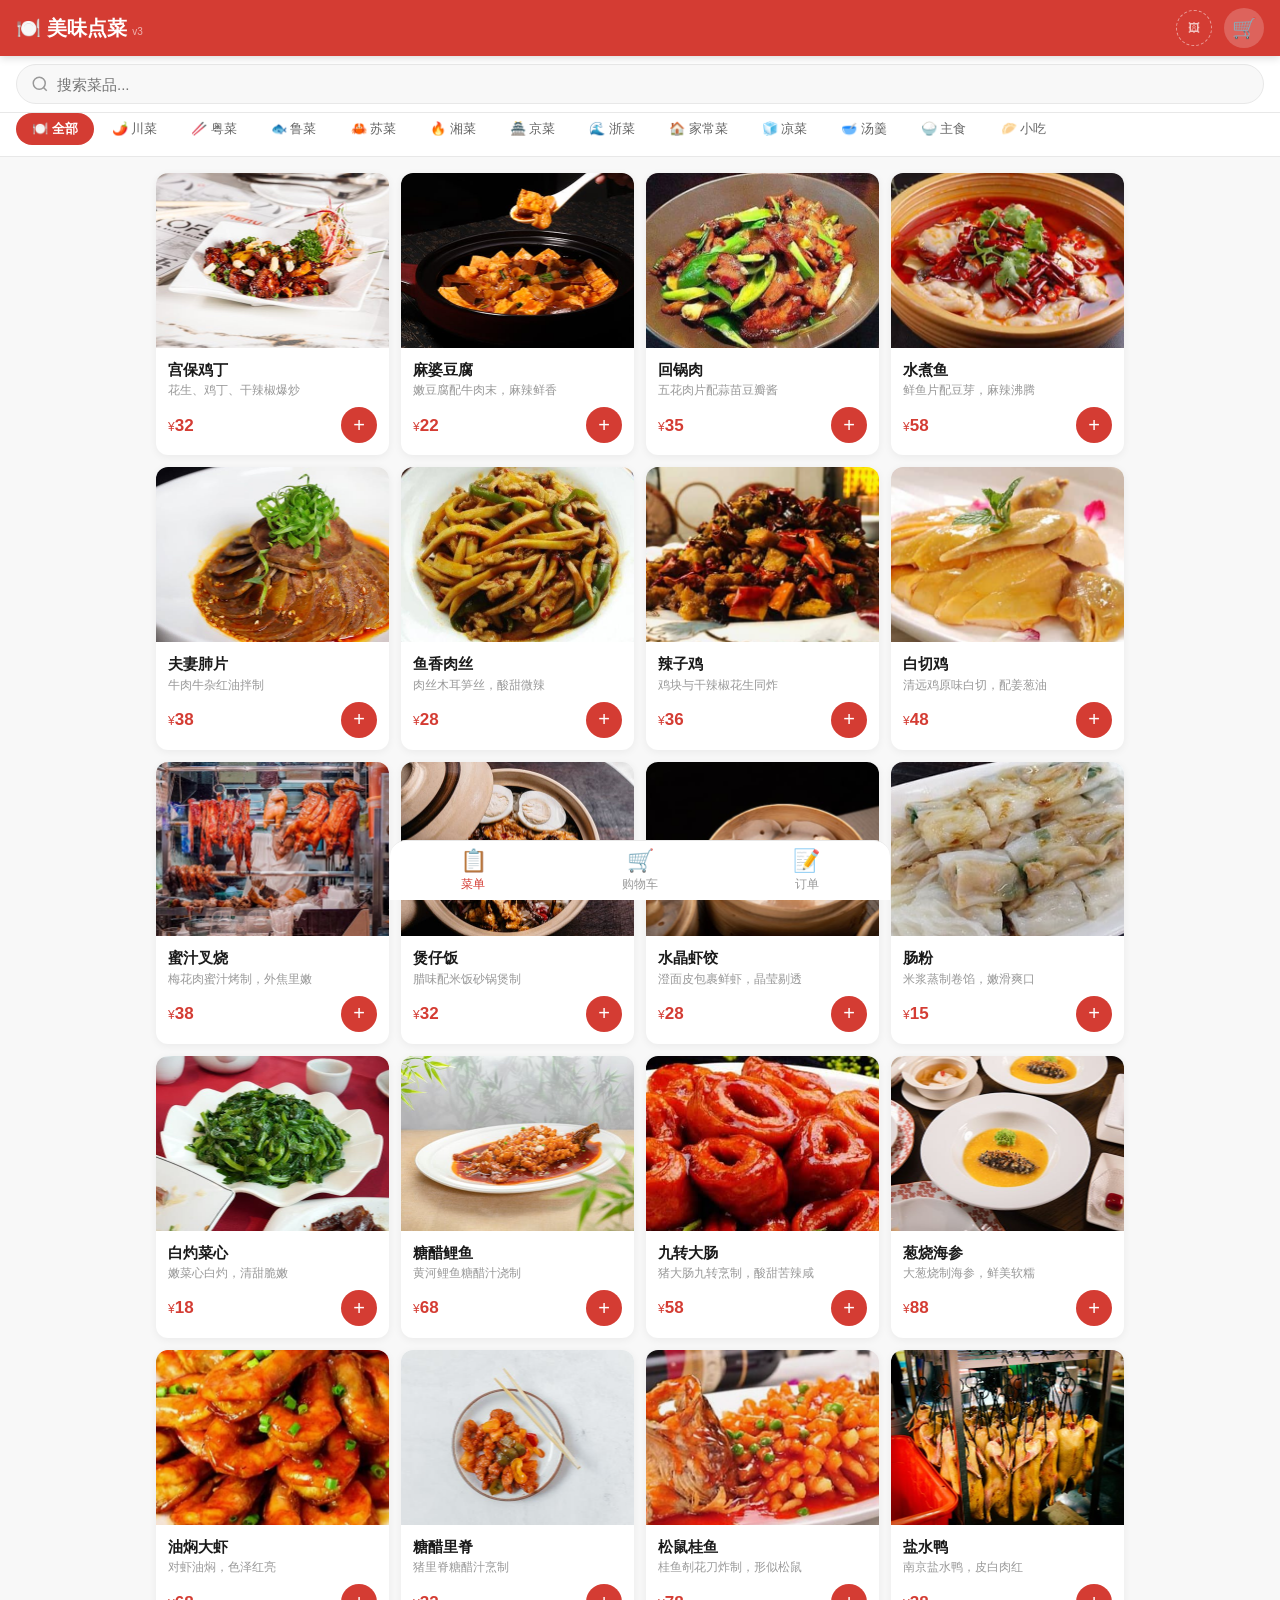
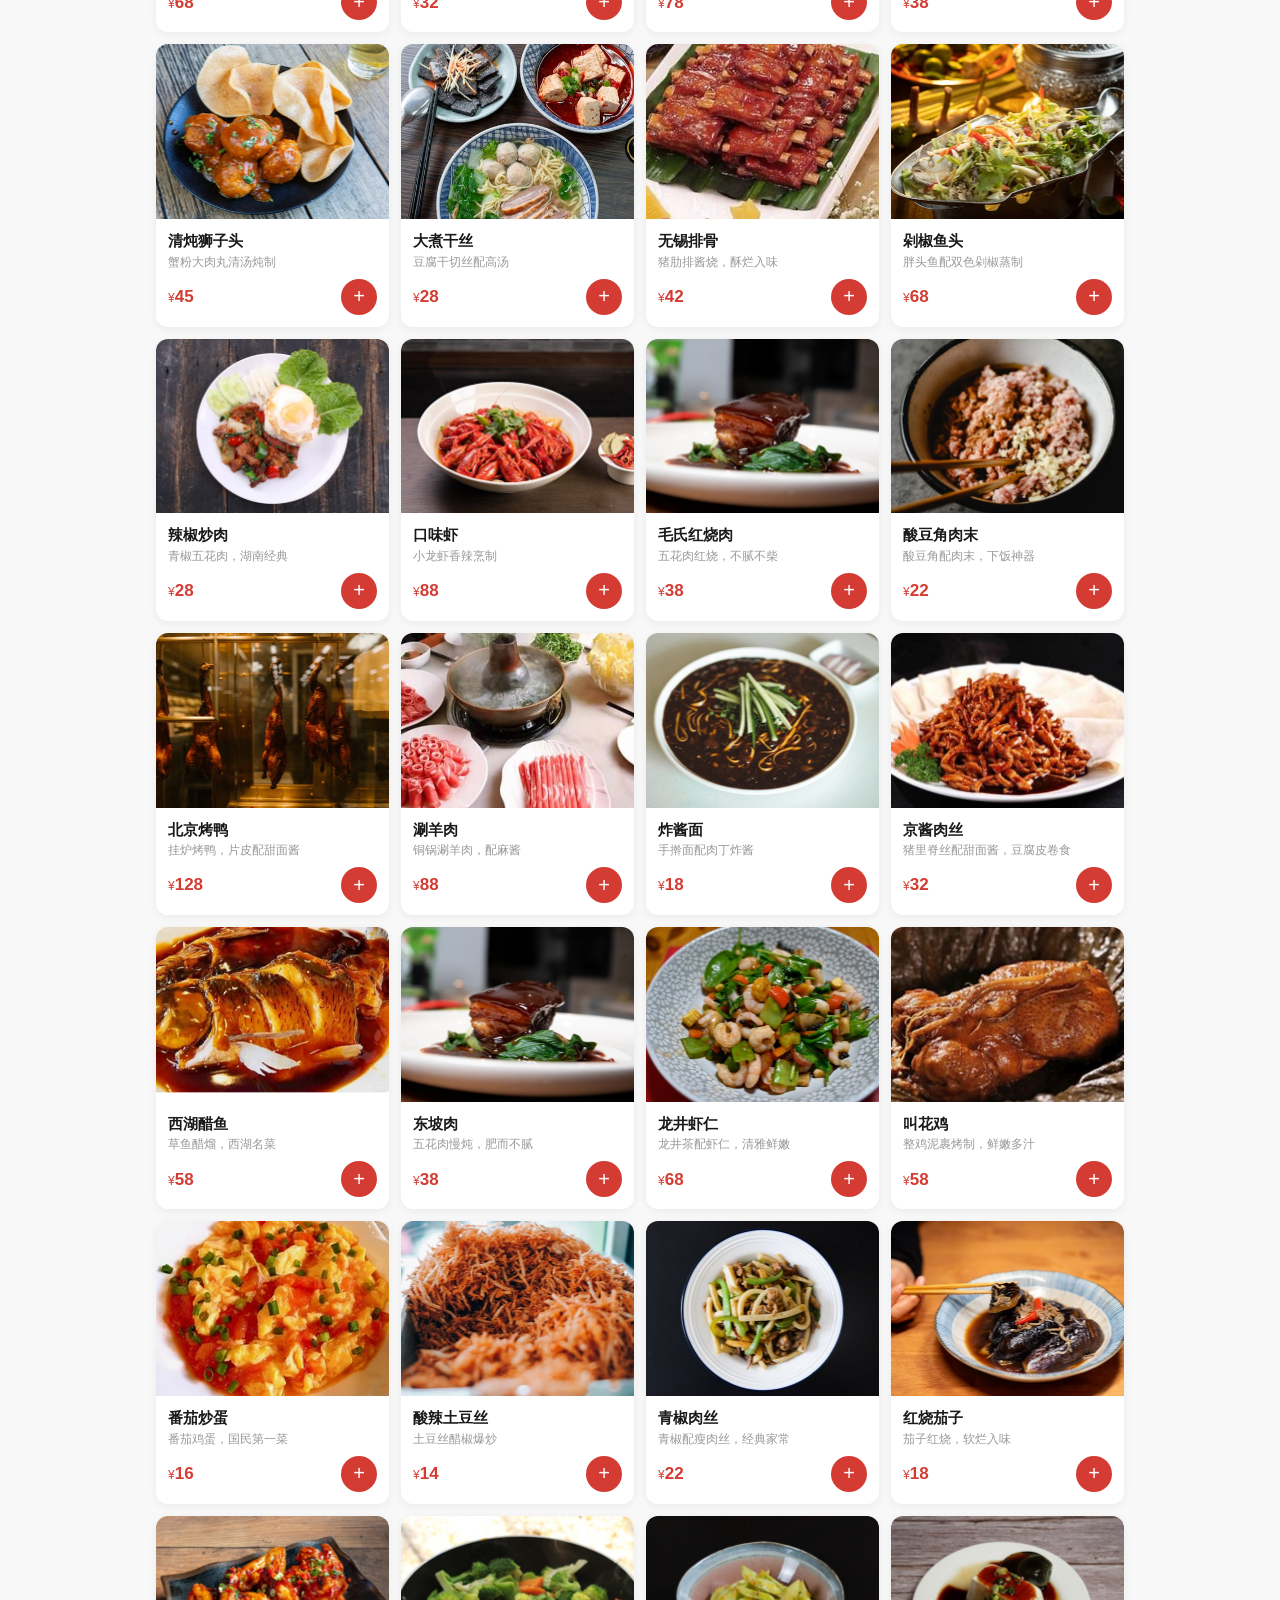
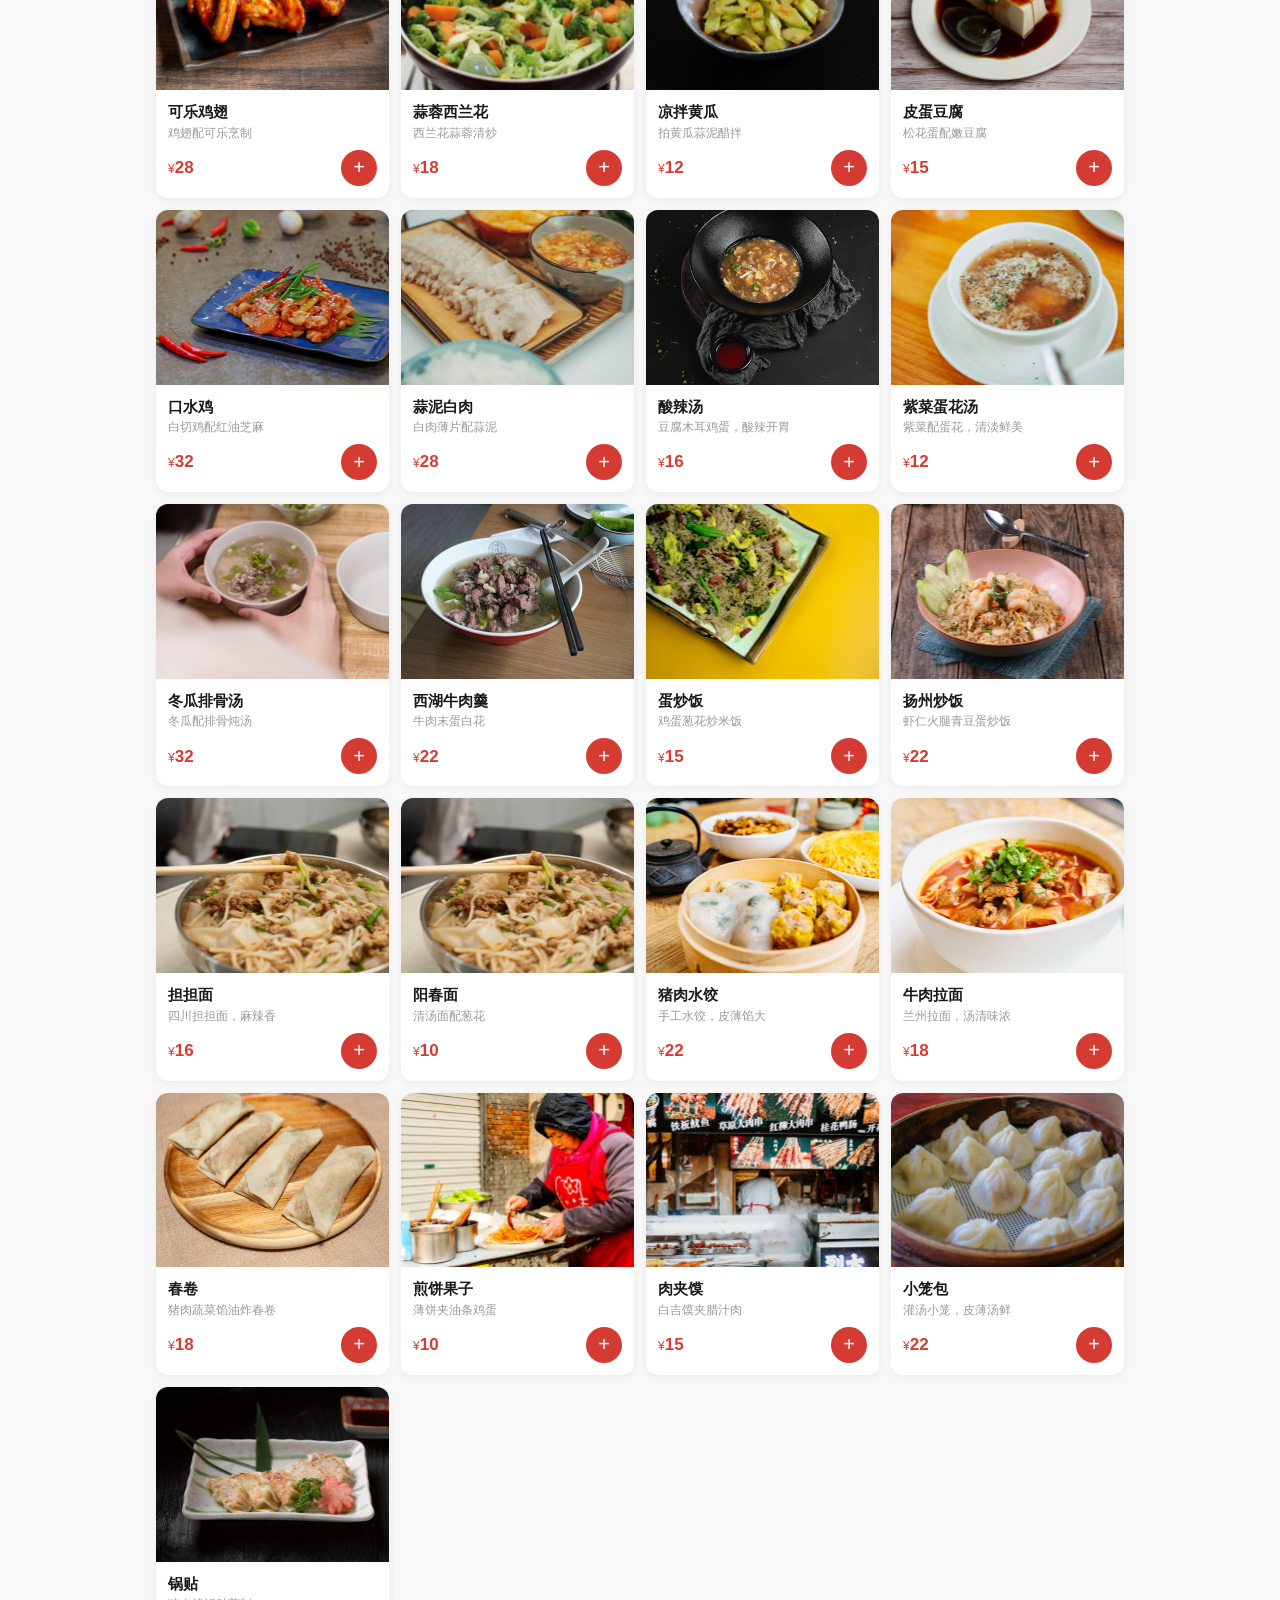
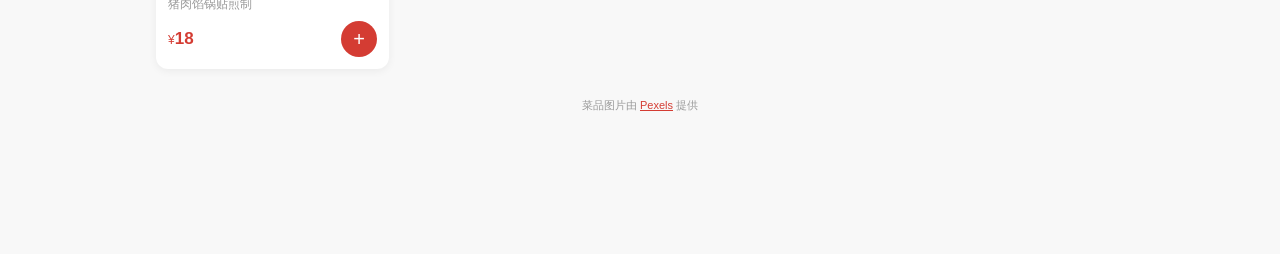
<file: order-app.html>
<!DOCTYPE html>
<html lang="zh-CN">
<head>
<meta charset="UTF-8">
<meta http-equiv="Cache-Control" content="no-cache, no-store, must-revalidate">
<meta http-equiv="Pragma" content="no-cache">
<meta http-equiv="Expires" content="0">
<meta name="viewport" content="width=device-width,initial-scale=1,user-scalable=no">
<title>美味点菜 — 中华美食菜谱</title>
<style>
/* ===== CSS Variables / Design Tokens ===== */
:root {
  --color-primary: #d43c33;
  --color-primary-hover: #b8322b;
  --color-primary-light: #fef0ef;
  --color-bg: #f8f8f8;
  --color-surface: #ffffff;
  --color-text: #1a1a1a;
  --color-text-secondary: #666666;
  --color-text-muted: #999999;
  --color-border: #e8e8e8;
  --color-success: #52c41a;
  --color-warning: #faad14;
  --color-error: #ff4d4f;
  --radius-sm: 6px;
  --radius-md: 12px;
  --radius-lg: 16px;
  --radius-full: 9999px;
  --shadow-card: 0 2px 8px rgba(0,0,0,0.06);
  --shadow-elevated: 0 4px 16px rgba(0,0,0,0.12);
  --shadow-fab: 0 6px 20px rgba(212,60,51,0.35);
  --space-xs: 4px;
  --space-sm: 8px;
  --space-md: 12px;
  --space-lg: 16px;
  --space-xl: 20px;
  --space-2xl: 24px;
  --font-xs: 0.75rem;
  --font-sm: 0.8125rem;
  --font-base: 0.9375rem;
  --font-lg: 1.0625rem;
  --font-xl: 1.25rem;
  --font-2xl: 1.5rem;
  --header-height: 56px;
  --category-bar-height: 44px;
  --bottom-nav-height: 60px;
  --cart-bar-height: 56px;
  --transition-fast: 150ms ease;
  --transition-normal: 250ms ease;
}

/* ===== Reset & Base ===== */
*, *::before, *::after { box-sizing:border-box; margin:0; padding:0; }
html { font-size:16px; -webkit-text-size-adjust:100%; scroll-behavior:smooth; }
body {
  font-family:-apple-system,BlinkMacSystemFont,"Segoe UI","PingFang SC","Microsoft YaHei","Hiragino Sans GB","Helvetica Neue",sans-serif;
  background:var(--color-bg); color:var(--color-text); line-height:1.5;
  -webkit-font-smoothing:antialiased; overflow-x:hidden;
  padding-bottom:calc(var(--bottom-nav-height) + var(--cart-bar-height) + env(safe-area-inset-bottom, 0px));
}

/* ===== Reduced Motion ===== */
@media (prefers-reduced-motion:reduce) {
  *, *::before, *::after {
    animation-duration:0.01ms !important; transition-duration:0.01ms !important;
  }
}

/* ===== Header ===== */
.header {
  position:sticky; top:0; z-index:100; background:var(--color-primary);
  color:#fff; height:var(--header-height); display:flex; align-items:center;
  padding:0 var(--space-lg); gap:var(--space-md);
  padding-top:env(safe-area-inset-top, 0px);
  box-shadow:0 2px 8px rgba(0,0,0,0.15);
}
.header-title { font-size:var(--font-xl); font-weight:700; flex:1; }
.header-cart-btn {
  position:relative; width:40px; height:40px; border-radius:var(--radius-full);
  border:none; background:rgba(255,255,255,0.2); color:#fff; font-size:1.25rem;
  cursor:pointer; display:flex; align-items:center; justify-content:center;
  transition:background var(--transition-fast);
}
.header-cart-btn:hover { background:rgba(255,255,255,0.3); }
.header-cart-btn:focus-visible { outline:2px solid #fff; outline-offset:2px; }
.cart-badge {
  position:absolute; top:-4px; right:-6px; min-width:18px; height:18px;
  border-radius:var(--radius-full); background:#fff; color:var(--color-primary);
  font-size:var(--font-xs); font-weight:700; display:flex; align-items:center;
  justify-content:center; padding:0 5px; box-shadow:0 1px 3px rgba(0,0,0,0.2);
}

/* ===== Search Bar ===== */
.search-wrap {
  position:sticky; top:var(--header-height); z-index:99; background:var(--color-surface);
  padding:var(--space-sm) var(--space-lg); border-bottom:1px solid var(--color-border);
}
.search-input {
  width:100%; height:40px; border-radius:var(--radius-full); border:1px solid var(--color-border);
  background:var(--color-bg); padding:0 var(--space-lg) 0 40px; font-size:var(--font-base);
  outline:none; transition:border-color var(--transition-fast), box-shadow var(--transition-fast);
  background-image:url("data:image/svg+xml,%3Csvg xmlns='http://www.w3.org/2000/svg' width='18' height='18' viewBox='0 0 24 24' fill='none' stroke='%23999' stroke-width='2'%3E%3Ccircle cx='11' cy='11' r='8'/%3E%3Cpath d='m21 21-4.35-4.35'/%3E%3C/svg%3E");
  background-repeat:no-repeat; background-position:14px center;
}
.search-input:focus { border-color:var(--color-primary); box-shadow:0 0 0 3px rgba(212,60,51,0.15); }

/* ===== Category Bar ===== */
.category-bar {
  position:sticky; top:calc(var(--header-height) + 52px); z-index:98;
  background:var(--color-surface); border-bottom:1px solid var(--color-border);
  height:var(--category-bar-height); display:flex; overflow-x:auto; gap:2px;
  padding:0 var(--space-lg); scrollbar-width:none; -ms-overflow-style:none;
}
.category-bar::-webkit-scrollbar { display:none; }
.cat-chip {
  flex-shrink:0; height:32px; padding:0 var(--space-lg); border-radius:var(--radius-full);
  border:none; background:transparent; color:var(--color-text-secondary); font-size:var(--font-sm);
  font-weight:500; cursor:pointer; white-space:nowrap; transition:all var(--transition-fast);
  min-width:44px; display:flex; align-items:center; justify-content:center;
}
.cat-chip:hover { background:var(--color-bg); color:var(--color-text); }
.cat-chip:focus-visible { outline:2px solid var(--color-primary); outline-offset:-2px; }
.cat-chip.active { background:var(--color-primary); color:#fff; font-weight:600; }

/* ===== Dish Grid ===== */
.dish-grid {
  display:grid; grid-template-columns:repeat(auto-fill, minmax(160px, 1fr));
  gap:var(--space-md); padding:var(--space-lg);
}
@media (min-width:600px) { .dish-grid { grid-template-columns:repeat(auto-fill, minmax(180px, 1fr)); } }
@media (min-width:900px) { .dish-grid { grid-template-columns:repeat(auto-fill, minmax(200px, 1fr)); max-width:1000px; margin:0 auto; } }

/* ===== Dish Card ===== */
.dish-card {
  background:var(--color-surface); border-radius:var(--radius-md);
  overflow:hidden; box-shadow:var(--shadow-card);
  transition:box-shadow var(--transition-normal), transform var(--transition-normal);
  display:flex; flex-direction:column; position:relative;
}
.dish-card:hover { box-shadow:var(--shadow-elevated); transform:translateY(-2px); }
.dish-card:focus-within { box-shadow:0 0 0 3px rgba(212,60,51,0.3); }
.dish-img {
  width:100%; aspect-ratio:4/3; display:flex; flex-direction:column;
  align-items:center; justify-content:center; gap:8px;
  background:linear-gradient(135deg, #f0f0f0 0%, #e0e0e0 100%);
  position:relative; overflow:hidden;
}
.dish-img-fallback {
  position:absolute; top:0; left:0; width:100%; height:100%;
}
.dish-img-emoji { font-size:2.5rem; filter:drop-shadow(0 2px 4px rgba(0,0,0,0.2)); }
.dish-img-name { font-size:var(--font-sm); color:rgba(255,255,255,0.9); font-weight:600; text-shadow:0 1px 3px rgba(0,0,0,0.3); }
/* Edit mode */
.edit-toggle { width:36px;height:36px;border-radius:50%;border:1.5px dashed rgba(255,255,255,0.5);background:transparent;color:rgba(255,255,255,0.7);font-size:0.75rem;cursor:pointer;display:flex;align-items:center;justify-content:center;transition:all var(--transition-fast);margin-left:4px; }
.edit-toggle:hover,.edit-toggle.active { border-color:#fff;color:#fff;background:rgba(255,255,255,0.15); }
.dish-img-edit-overlay { position:absolute;top:0;left:0;width:100%;height:100%;background:rgba(0,0,0,0.55);display:none;flex-direction:column;align-items:center;justify-content:center;gap:8px;z-index:2; }
.edit-mode .dish-img-edit-overlay { display:flex; }
.dish-img-edit-input { width:85%;height:32px;border-radius:6px;border:none;padding:0 8px;font-size:12px;text-align:center;background:rgba(255,255,255,0.95); }
.dish-img-edit-actions { display:flex;gap:8px; }
.dish-img-edit-btn { padding:4px 12px;border-radius:14px;border:none;font-size:12px;font-weight:600;cursor:pointer; }
.dish-img-edit-save { background:#52c41a;color:#fff; }
.dish-img-edit-reset { background:rgba(255,255,255,0.85);color:#333; }
.dish-img-upload-btn { display:inline-block;padding:4px 14px;border-radius:14px;background:rgba(255,255,255,0.2);color:#fff;font-size:12px;cursor:pointer;border:none;font-weight:500;transition:background var(--transition-fast); }
.dish-img-upload-btn:hover { background:rgba(255,255,255,0.35); }
.dish-body { padding:var(--space-md); flex:1; display:flex; flex-direction:column; }
.dish-name { font-size:var(--font-base); font-weight:600; margin-bottom:2px; line-height:1.3; }
.dish-desc { font-size:var(--font-xs); color:var(--color-text-muted); margin-bottom:var(--space-sm); flex:1; }
.dish-bottom { display:flex; align-items:center; justify-content:space-between; }
.dish-price { font-size:var(--font-lg); font-weight:700; color:var(--color-primary); }
.dish-price small { font-size:var(--font-xs); font-weight:400; }
.add-btn {
  width:36px; height:36px; border-radius:var(--radius-full); border:none;
  background:var(--color-primary); color:#fff; font-size:1.25rem; cursor:pointer;
  display:flex; align-items:center; justify-content:center;
  transition:background var(--transition-fast), transform var(--transition-fast);
  flex-shrink:0;
}
.add-btn:hover { background:var(--color-primary-hover); }
.add-btn:focus-visible { outline:2px solid var(--color-primary); outline-offset:2px; }
.add-btn:active { transform:scale(0.92); }
.add-btn.added { background:var(--color-success); }

/* ===== Cart Bar (sticky bottom above nav) ===== */
.cart-bar {
  position:fixed; bottom:var(--bottom-nav-height); left:0; right:0; z-index:90;
  background:var(--color-surface); border-top:1px solid var(--color-border);
  height:var(--cart-bar-height); display:flex; align-items:center;
  padding:0 var(--space-lg); gap:var(--space-md);
  box-shadow:0 -2px 8px rgba(0,0,0,0.04);
  padding-bottom:env(safe-area-inset-bottom, 0px);
  transition:transform var(--transition-normal), opacity var(--transition-normal);
}
.cart-bar.hidden { transform:translateY(100%); opacity:0; pointer-events:none; }
.cart-info { flex:1; }
.cart-info-top { display:flex; align-items:center; gap:var(--space-sm); }
.cart-count {
  background:var(--color-primary); color:#fff; font-size:var(--font-xs); font-weight:700;
  min-width:20px; height:20px; border-radius:var(--radius-full); display:flex;
  align-items:center; justify-content:center; padding:0 4px;
}
.cart-total { font-size:var(--font-lg); font-weight:700; color:var(--color-primary); }
.cart-info-sub { font-size:var(--font-xs); color:var(--color-text-muted); }
.cart-checkout-btn {
  height:40px; padding:0 var(--space-xl); border-radius:var(--radius-full);
  border:none; background:var(--color-primary); color:#fff; font-size:var(--font-base);
  font-weight:600; cursor:pointer; transition:background var(--transition-fast);
  white-space:nowrap;
}
.cart-checkout-btn:hover { background:var(--color-primary-hover); }
.cart-checkout-btn:focus-visible { outline:2px solid var(--color-primary); outline-offset:2px; }
.cart-checkout-btn:disabled { opacity:0.5; cursor:not-allowed; }

/* ===== Bottom Nav ===== */
.bottom-nav {
  position:fixed; bottom:0; left:0; right:0; z-index:95;
  background:var(--color-surface); border-top:1px solid var(--color-border);
  height:var(--bottom-nav-height); display:flex;
  padding-bottom:env(safe-area-inset-bottom, 0px);
}
.nav-item {
  flex:1; display:flex; flex-direction:column; align-items:center; justify-content:center;
  gap:2px; border:none; background:transparent; cursor:pointer; color:var(--color-text-muted);
  font-size:var(--font-xs); transition:color var(--transition-fast); min-height:44px;
}
.nav-item:hover { color:var(--color-text-secondary); }
.nav-item:focus-visible { outline:2px solid var(--color-primary); outline-offset:-2px; border-radius:var(--radius-sm); }
.nav-item.active { color:var(--color-primary); }
.nav-icon { font-size:1.375rem; }

/* ===== Cart Sheet (slide-up modal) ===== */
.overlay {
  position:fixed; inset:0; z-index:200; background:rgba(0,0,0,0.4);
  display:flex; align-items:flex-end; justify-content:center;
  opacity:0; pointer-events:none; transition:opacity var(--transition-normal);
}
.overlay.open { opacity:1; pointer-events:auto; }
.cart-sheet {
  width:100%; max-width:500px; max-height:70vh; background:var(--color-surface);
  border-radius:var(--radius-lg) var(--radius-lg) 0 0; display:flex; flex-direction:column;
  transform:translateY(100%); transition:transform var(--transition-normal);
  padding-bottom:env(safe-area-inset-bottom, 0px);
}
.overlay.open .cart-sheet { transform:translateY(0); }
.cart-sheet-header {
  display:flex; align-items:center; justify-content:space-between;
  padding:var(--space-lg) var(--space-xl); border-bottom:1px solid var(--color-border);
}
.cart-sheet-title { font-size:var(--font-xl); font-weight:700; }
.cart-clear-btn {
  background:none; border:none; color:var(--color-text-muted); font-size:var(--font-sm);
  cursor:pointer; padding:var(--space-sm); border-radius:var(--radius-sm);
}
.cart-clear-btn:hover { color:var(--color-error); }
.cart-sheet-body { flex:1; overflow-y:auto; padding:var(--space-lg); }
.cart-empty { text-align:center; padding:var(--space-2xl); color:var(--color-text-muted); }
.cart-empty-icon { font-size:3rem; display:block; margin-bottom:var(--space-md); }
.cart-item {
  display:flex; align-items:center; gap:var(--space-md); padding:var(--space-md) 0;
  border-bottom:1px solid var(--color-border);
}
.cart-item-img {
  width:52px; height:52px; border-radius:var(--radius-sm); object-fit:cover;
  flex-shrink:0; background:var(--color-bg);
}
.cart-item-info { flex:1; min-width:0; }
.cart-item-name { font-size:var(--font-base); font-weight:600; white-space:nowrap; overflow:hidden; text-overflow:ellipsis; }
.cart-item-price { font-size:var(--font-sm); color:var(--color-primary); font-weight:600; }
.cart-item-qty { display:flex; align-items:center; gap:var(--space-sm); }
.qty-btn {
  width:32px; height:32px; border-radius:var(--radius-full); border:1px solid var(--color-border);
  background:var(--color-surface); font-size:1.1rem; cursor:pointer; display:flex;
  align-items:center; justify-content:center; transition:all var(--transition-fast);
}
.qty-btn:hover { border-color:var(--color-primary); color:var(--color-primary); }
.qty-btn:focus-visible { outline:2px solid var(--color-primary); outline-offset:2px; }
.qty-val { font-size:var(--font-base); font-weight:600; min-width:20px; text-align:center; }
.cart-sheet-footer {
  padding:var(--space-lg) var(--space-xl); border-top:1px solid var(--color-border);
  display:flex; align-items:center; justify-content:space-between; gap:var(--space-md);
}
.cart-total-row { display:flex; align-items:baseline; gap:var(--space-xs); }
.cart-total-label { font-size:var(--font-sm); color:var(--color-text-secondary); }
.cart-total-price { font-size:var(--font-xl); font-weight:700; color:var(--color-primary); }

/* ===== Toast ===== */
.toast {
  position:fixed; bottom:140px; left:50%; transform:translateX(-50%) translateY(100px);
  z-index:300; background:#333; color:#fff; padding:var(--space-md) var(--space-xl);
  border-radius:var(--radius-full); font-size:var(--font-sm); font-weight:500;
  opacity:0; transition:all var(--transition-normal); pointer-events:none;
  white-space:nowrap; box-shadow:var(--shadow-elevated);
}
.toast.show { opacity:1; transform:translateX(-50%) translateY(0); }

/* ===== Skeleton Loading ===== */
.skeleton {
  background:linear-gradient(90deg, #f0f0f0 25%, #e8e8e8 50%, #f0f0f0 75%);
  background-size:200% 100%; animation:shimmer 1.5s infinite;
}
@keyframes shimmer { 0% { background-position:200% 0; } 100% { background-position:-200% 0; } }

/* ===== Checkout Modal ===== */
.checkout-overlay {
  position:fixed; inset:0; z-index:250; background:rgba(0,0,0,0.4);
  display:flex; align-items:center; justify-content:center; padding:var(--space-xl);
  opacity:0; pointer-events:none; transition:opacity var(--transition-normal);
}
.checkout-overlay.open { opacity:1; pointer-events:auto; }
.checkout-modal {
  width:100%; max-width:380px; background:var(--color-surface); border-radius:var(--radius-lg);
  padding:var(--space-2xl); box-shadow:var(--shadow-elevated); text-align:left;
}
.checkout-modal-title { font-size:var(--font-xl); font-weight:700; text-align:center; margin-bottom:var(--space-lg); }
.checkout-summary { background:var(--color-bg); border-radius:var(--radius-md); padding:var(--space-md); margin-bottom:var(--space-lg); }
.checkout-summary-item { display:flex; justify-content:space-between; font-size:var(--font-sm); padding:4px 0; }
.checkout-summary-total { display:flex; justify-content:space-between; font-weight:700; font-size:var(--font-base); padding-top:var(--space-sm); border-top:1px dashed var(--color-border); margin-top:var(--space-sm); }
.form-group { margin-bottom:var(--space-md); }
.form-label { display:block; font-size:var(--font-sm); font-weight:600; margin-bottom:var(--space-xs); color:var(--color-text-secondary); }
.form-input {
  width:100%; height:44px; border-radius:var(--radius-sm); border:1px solid var(--color-border);
  padding:0 var(--space-md); font-size:var(--font-base); outline:none; transition:border-color var(--transition-fast);
  background:var(--color-bg);
}
.form-input:focus { border-color:var(--color-primary); box-shadow:0 0 0 3px rgba(212,60,51,0.1); }
.form-submit-btn {
  width:100%; height:48px; border-radius:var(--radius-full); border:none;
  background:var(--color-primary); color:#fff; font-size:var(--font-lg);
  font-weight:600; cursor:pointer; transition:background var(--transition-fast); margin-top:var(--space-md);
}
.form-submit-btn:hover { background:var(--color-primary-hover); }
.form-submit-btn:disabled { opacity:0.6; cursor:not-allowed; }
.form-submit-btn .spinner { display:none; width:20px; height:20px; border:2px solid rgba(255,255,255,0.3); border-top-color:#fff; border-radius:50%; animation:spin 0.8s linear infinite; margin-right:8px; vertical-align:middle; }
.form-submit-btn.loading .spinner { display:inline-block; }
.form-submit-btn.loading .btn-text { display:none; }
@keyframes spin { to { transform:rotate(360deg); } }

/* ===== Payment Modal ===== */
.pay-overlay { position:fixed;inset:0;z-index:300;background:rgba(0,0,0,0.6);display:flex;align-items:center;justify-content:center;opacity:0;pointer-events:none;transition:opacity var(--transition-normal);padding:16px; }
.pay-overlay.open { opacity:1;pointer-events:auto; }
.pay-modal { background:var(--color-surface);border-radius:var(--radius-lg);padding:var(--space-2xl);max-width:320px;width:100%;text-align:center;box-shadow:var(--shadow-elevated); }
.pay-modal-title { font-size:var(--font-xl);font-weight:700;margin-bottom:8px; }
.pay-modal-amount { font-size:var(--font-2xl);font-weight:700;color:var(--color-primary);margin-bottom:var(--space-lg); }
.pay-qrcode { width:220px;height:220px;border-radius:var(--radius-md);border:1px solid var(--color-border);object-fit:contain;margin:0 auto var(--space-lg);display:block;background:#f9f9f9; }
.pay-modal-hint { font-size:var(--font-sm);color:var(--color-text-muted);margin-bottom:var(--space-lg); }
.pay-modal-hint span { color:var(--color-primary);font-weight:600; }
.pay-close-btn { padding:10px 32px;border-radius:var(--radius-full);border:none;background:var(--color-primary);color:#fff;font-size:var(--font-base);font-weight:600;cursor:pointer;width:100%; }
.pay-close-btn:hover { background:var(--color-primary-hover); }

/* ===== Settings ===== */
.settings-btn {
  width:40px; height:40px; border-radius:var(--radius-full); border:none;
  background:rgba(255,255,255,0.2); color:#fff; font-size:1.1rem; cursor:pointer;
  display:flex; align-items:center; justify-content:center; margin-left:4px;
  transition:background var(--transition-fast);
}
.settings-btn:hover { background:rgba(255,255,255,0.3); }
.settings-hint { font-size:var(--font-xs); color:var(--color-text-muted); margin-top:4px; }
.settings-link { color:var(--color-primary); text-decoration:underline; }
.settings-status { font-size:var(--font-xs); padding:4px 10px; border-radius:var(--radius-full); display:inline-block; }
.settings-status.ok { background:#e8f5e9; color:#2e7d32; }
.settings-status.none { background:#fff3e0; color:#e65100; }

/* ===== Responsive: larger screens ===== */
@media (min-width:768px) {
  .cart-sheet { max-width:420px; }
  .bottom-nav { max-width:500px; left:50%; transform:translateX(-50%); border-radius:var(--radius-lg) var(--radius-lg) 0 0; }
  .cart-bar { max-width:500px; left:50%; transform:translateX(-50%); border-radius:var(--radius-lg) var(--radius-lg) 0 0; }
}
</style>
</head>
<body>

<!-- Header -->
<header class="header" role="banner">
  <h1 class="header-title">🍽️ 美味点菜 <span style="font-size:10px;opacity:0.6;font-weight:400">v3</span></h1>
  <button class="edit-toggle" id="editToggleBtn" aria-label="切换图片编辑模式" title="自定义菜品图片">🖼</button>
  <button class="header-cart-btn" aria-label="查看购物车" id="headerCartBtn">
    🛒<span class="cart-badge" id="cartBadge" style="display:none">0</span>
  </button>
</header>

<!-- Search -->
<div class="search-wrap">
  <input type="search" class="search-input" placeholder="搜索菜品..." id="searchInput" aria-label="搜索菜品">
</div>

<!-- Category Tabs -->
<nav class="category-bar" role="tablist" aria-label="菜系分类" id="categoryBar"></nav>

<!-- Dish Grid -->
<main class="dish-grid" id="dishGrid" role="tabpanel" aria-label="菜品列表"></main>

<!-- Cart Bar -->
<div class="cart-bar hidden" id="cartBar">
  <div class="cart-info">
    <div class="cart-info-top">
      <span class="cart-count" id="cartBarCount">0</span>
      <span class="cart-total" id="cartBarTotal">¥0</span>
    </div>
    <div class="cart-info-sub">已选菜品</div>
  </div>
  <button class="cart-checkout-btn" id="cartBarCheckout">去结算</button>
</div>

<!-- Bottom Navigation -->
<nav class="bottom-nav" role="navigation" aria-label="主导航">
  <button class="nav-item active" data-tab="menu">
    <span class="nav-icon">📋</span>菜单
  </button>
  <button class="nav-item" data-tab="cart" id="bottomCartBtn">
    <span class="nav-icon">🛒</span>购物车
  </button>
  <button class="nav-item" data-tab="orders">
    <span class="nav-icon">📝</span>订单
  </button>
</nav>

<!-- Cart Sheet -->
<div class="overlay" id="cartOverlay">
  <div class="cart-sheet" role="dialog" aria-label="购物车">
    <div class="cart-sheet-header">
      <h2 class="cart-sheet-title">🛒 购物车</h2>
      <button class="cart-clear-btn" id="cartClearBtn">清空</button>
    </div>
    <div class="cart-sheet-body" id="cartSheetBody"></div>
    <div class="cart-sheet-footer" id="cartSheetFooter"></div>
  </div>
</div>

<!-- Checkout Modal -->
<div class="checkout-overlay" id="checkoutOverlay">
  <div class="checkout-modal" role="dialog" aria-label="确认下单">
    <div class="checkout-modal-title">📋 确认下单</div>
    <div class="checkout-summary" id="checkoutSummary"></div>
    <div class="form-group">
      <label class="form-label" for="custName">姓名 / 称呼</label>
      <input class="form-input" id="custName" placeholder="请输入您的称呼" autocomplete="name">
    </div>
    <div class="form-group">
      <label class="form-label" for="custPhone">手机号（可选）</label>
      <input class="form-input" id="custPhone" type="tel" placeholder="方便联系您" autocomplete="tel">
    </div>
    <div class="form-group">
      <label class="form-label" for="custNote">备注</label>
      <input class="form-input" id="custNote" placeholder="如有特殊要求请注明">
    </div>
    <button class="form-submit-btn" id="checkoutSubmit">
      <span class="spinner"></span><span class="btn-text">提交订单并付款</span>
    </button>
  </div>
</div>

<!-- Payment Modal -->
<div class="pay-overlay" id="payOverlay">
  <div class="pay-modal" role="dialog" aria-label="扫码付款">
    <div class="pay-modal-title">💳 扫码付款</div>
    <div class="pay-modal-amount" id="payAmount">¥0.00</div>
    <img class="pay-qrcode" id="payQrcode" src="qrcode.png?v=2" alt="收款二维码" onerror="this.style.display='none';this.nextElementSibling.style.display='flex'">
    <div style="display:none;width:220px;height:220px;border-radius:12px;border:1px dashed var(--color-border);margin:0 auto var(--space-lg);align-items:center;justify-content:center;flex-direction:column;gap:8px;color:var(--color-text-muted);font-size:14px">
      <span style="font-size:2rem">📷</span>
      <span>请将收款二维码保存为<br><b>qrcode.png</b><br>放在博客目录下</span>
    </div>
    <div class="pay-modal-hint">请使用 <span>微信/支付宝</span> 扫描二维码支付</div>
    <button class="pay-close-btn" id="payCloseBtn">完成付款，关闭</button>
  </div>
</div>

<!-- Toast -->
<div class="toast" id="toast" role="status" aria-live="polite"></div>

<script>
// ===== DATA: Chinese Dish Database =====
const PEXELS={1:'img/dish1.jpg',2:'img/dish2.jpg',3:'img/dish3.png',4:'img/dish4.png',5:'img/dish5.jpg',6:'img/dish6.png',7:'img/dish7.png',10:'img/dish10.png',11:'img/dish11.jpg',12:'img/dish12.jpg',13:'img/dish13.jpg',14:'img/dish14.png',15:'img/dish15.jpg',20:'img/dish20.jpg',21:'img/dish21.png',22:'img/dish22.jpg',23:'img/dish23.png',24:'img/dish24.jpg',30:'img/dish30.png',31:'img/dish31.jpg',32:'img/dish32.jpg',33:'img/dish33.jpg',34:'img/dish34.png',40:'img/dish40.jpg',41:'img/dish41.jpg',42:'img/dish42.jpg',43:'img/dish43.jpg',44:'img/dish44.jpg',50:'img/dish50.jpg',51:'img/dish51.png',52:'img/dish52.jpg',53:'img/dish53.png',60:'img/dish60.png',61:'img/dish61.jpg',62:'img/dish62.jpg',63:'img/dish63.png',70:'img/dish70.png',71:'img/dish71.jpg',72:'img/dish72.jpg',73:'img/dish73.jpg',74:'img/dish74.jpg',75:'img/dish75.jpg',80:'img/dish80.jpg',81:'img/dish81.jpg',82:'img/dish82.jpg',83:'img/dish83.jpg',90:'img/dish90.jpg',91:'img/dish91.jpg',92:'img/dish92.jpg',93:'img/dish93.jpg',100:'img/dish100.jpg',101:'img/dish101.jpg',102:'img/dish102.jpg',103:'img/dish103.jpg',104:'img/dish104.jpg',105:'img/dish105.jpg',110:'img/dish110.jpg',111:'img/dish111.jpg',112:'img/dish112.jpg',113:'img/dish113.jpg',114:'img/dish114.jpg'};
const DISHES = [
  // 川菜 Sichuan
  { id:1,  name:'宫保鸡丁', desc:'花生、鸡丁、干辣椒爆炒', price:32, cat:'川菜', emoji:'🐔', color:'#e74c3c', en:'kung pao chicken' },
  { id:2,  name:'麻婆豆腐', desc:'嫩豆腐配牛肉末，麻辣鲜香', price:22, cat:'川菜', emoji:'🧈', color:'#c0392b', en:'mapo tofu sichuan' },
  { id:3,  name:'回锅肉', desc:'五花肉片配蒜苗豆瓣酱', price:35, cat:'川菜', emoji:'🥩', color:'#e67e22', en:'twice cooked pork belly' },
  { id:4,  name:'水煮鱼', desc:'鲜鱼片配豆芽，麻辣沸腾', price:58, cat:'川菜', emoji:'🐟', color:'#d35400', en:'sichuan boiled fish' },
  { id:5,  name:'夫妻肺片', desc:'牛肉牛杂红油拌制', price:38, cat:'川菜', emoji:'🐂', color:'#e74c3c', en:'fuqi feipian beef' },
  { id:6,  name:'鱼香肉丝', desc:'肉丝木耳笋丝，酸甜微辣', price:28, cat:'川菜', emoji:'🥢', color:'#e67e22', en:'yuxiang shredded pork' },
  { id:7,  name:'辣子鸡', desc:'鸡块与干辣椒花生同炸', price:36, cat:'川菜', emoji:'🍗', color:'#c0392b', en:'chongqing spicy chicken' },

  // 粤菜 Cantonese
  { id:10, name:'白切鸡', desc:'清远鸡原味白切，配姜葱油', price:48, cat:'粤菜', emoji:'🐔', color:'#f39c12', en:'poached chicken cantonese' },
  { id:11, name:'蜜汁叉烧', desc:'梅花肉蜜汁烤制，外焦里嫩', price:38, cat:'粤菜', emoji:'🥓', color:'#e67e22', en:'char siu bbq pork' },
  { id:12, name:'煲仔饭', desc:'腊味配米饭砂锅煲制', price:32, cat:'粤菜', emoji:'🍚', color:'#d68910', en:'claypot rice chinese' },
  { id:13, name:'水晶虾饺', desc:'澄面皮包裹鲜虾，晶莹剔透', price:28, cat:'粤菜', emoji:'🦐', color:'#f39c12', en:'har gow shrimp dumpling' },
  { id:14, name:'肠粉', desc:'米浆蒸制卷馅，嫩滑爽口', price:15, cat:'粤菜', emoji:'📜', color:'#f5b041', en:'rice noodle roll' },
  { id:15, name:'白灼菜心', desc:'嫩菜心白灼，清甜脆嫩', price:18, cat:'粤菜', emoji:'🥬', color:'#27ae60', en:'choy sum vegetable' },

  // 鲁菜 Shandong
  { id:20, name:'糖醋鲤鱼', desc:'黄河鲤鱼糖醋汁浇制', price:68, cat:'鲁菜', emoji:'🐟', color:'#e67e22', en:'sweet sour carp' },
  { id:21, name:'九转大肠', desc:'猪大肠九转烹制，酸甜苦辣咸', price:58, cat:'鲁菜', emoji:'🌀', color:'#d35400', en:'braised pork intestine' },
  { id:22, name:'葱烧海参', desc:'大葱烧制海参，鲜美软糯', price:88, cat:'鲁菜', emoji:'🥒', color:'#2ecc71', en:'braised sea cucumber' },
  { id:23, name:'油焖大虾', desc:'对虾油焖，色泽红亮', price:68, cat:'鲁菜', emoji:'🦐', color:'#e74c3c', en:'braised prawn' },
  { id:24, name:'糖醋里脊', desc:'猪里脊糖醋汁烹制', price:32, cat:'鲁菜', emoji:'🥩', color:'#e67e22', en:'sweet sour pork' },

  // 苏菜 Jiangsu
  { id:30, name:'松鼠桂鱼', desc:'桂鱼剞花刀炸制，形似松鼠', price:78, cat:'苏菜', emoji:'🐟', color:'#e74c3c', en:'squirrel fish mandarin' },
  { id:31, name:'盐水鸭', desc:'南京盐水鸭，皮白肉红', price:38, cat:'苏菜', emoji:'🦆', color:'#ecf0f1', en:'nanjing salted duck' },
  { id:32, name:'清炖狮子头', desc:'蟹粉大肉丸清汤炖制', price:45, cat:'苏菜', emoji:'🦁', color:'#d35400', en:'lion head meatball' },
  { id:33, name:'大煮干丝', desc:'豆腐干切丝配高汤', price:28, cat:'苏菜', emoji:'🍜', color:'#f39c12', en:'shredded tofu soup' },
  { id:34, name:'无锡排骨', desc:'猪肋排酱烧，酥烂入味', price:42, cat:'苏菜', emoji:'🍖', color:'#c0392b', en:'wuxi spare ribs' },

  // 湘菜 Hunan
  { id:40, name:'剁椒鱼头', desc:'胖头鱼配双色剁椒蒸制', price:68, cat:'湘菜', emoji:'🐟', color:'#e74c3c', en:'steamed fish head chili' },
  { id:41, name:'辣椒炒肉', desc:'青椒五花肉，湖南经典', price:28, cat:'湘菜', emoji:'🌶️', color:'#27ae60', en:'stir fry pork pepper' },
  { id:42, name:'口味虾', desc:'小龙虾香辣烹制', price:88, cat:'湘菜', emoji:'🦞', color:'#c0392b', en:'spicy crawfish' },
  { id:43, name:'毛氏红烧肉', desc:'五花肉红烧，不腻不柴', price:38, cat:'湘菜', emoji:'🥩', color:'#d35400', en:'braised pork belly red' },
  { id:44, name:'酸豆角肉末', desc:'酸豆角配肉末，下饭神器', price:22, cat:'湘菜', emoji:'🫘', color:'#27ae60', en:'sour beans minced pork' },

  // 京菜 Beijing
  { id:50, name:'北京烤鸭', desc:'挂炉烤鸭，片皮配甜面酱', price:128, cat:'京菜', emoji:'🦆', color:'#d35400', en:'peking roast duck' },
  { id:51, name:'涮羊肉', desc:'铜锅涮羊肉，配麻酱', price:88, cat:'京菜', emoji:'🐑', color:'#e67e22', en:'mutton hotpot chinese' },
  { id:52, name:'炸酱面', desc:'手擀面配肉丁炸酱', price:18, cat:'京菜', emoji:'🍜', color:'#d68910', en:'zhajiang noodle' },
  { id:53, name:'京酱肉丝', desc:'猪里脊丝配甜面酱，豆腐皮卷食', price:32, cat:'京菜', emoji:'🥢', color:'#c0392b', en:'jingjiang shredded pork tofu' },

  // 浙菜 Zhejiang
  { id:60, name:'西湖醋鱼', desc:'草鱼醋熘，西湖名菜', price:58, cat:'浙菜', emoji:'🐟', color:'#2ecc71', en:'west lake fish vinegar' },
  { id:61, name:'东坡肉', desc:'五花肉慢炖，肥而不腻', price:38, cat:'浙菜', emoji:'🍖', color:'#d35400', en:'dongpo pork belly' },
  { id:62, name:'龙井虾仁', desc:'龙井茶配虾仁，清雅鲜嫩', price:68, cat:'浙菜', emoji:'🦐', color:'#27ae60', en:'longjing shrimp tea' },
  { id:63, name:'叫花鸡', desc:'整鸡泥裹烤制，鲜嫩多汁', price:58, cat:'浙菜', emoji:'🐔', color:'#e67e22', en:'beggar chicken wrapped' },

  // 家常菜 Home-style
  { id:70, name:'番茄炒蛋', desc:'番茄鸡蛋，国民第一菜', price:16, cat:'家常菜', emoji:'🍅', color:'#e74c3c', en:'tomato scrambled egg' },
  { id:71, name:'酸辣土豆丝', desc:'土豆丝醋椒爆炒', price:14, cat:'家常菜', emoji:'🥔', color:'#f39c12', en:'sour spicy potato' },
  { id:72, name:'青椒肉丝', desc:'青椒配瘦肉丝，经典家常', price:22, cat:'家常菜', emoji:'🫑', color:'#27ae60', en:'green pepper pork shreds' },
  { id:73, name:'红烧茄子', desc:'茄子红烧，软烂入味', price:18, cat:'家常菜', emoji:'🍆', color:'#8e44ad', en:'braised eggplant' },
  { id:74, name:'可乐鸡翅', desc:'鸡翅配可乐烹制', price:28, cat:'家常菜', emoji:'🍗', color:'#c0392b', en:'cola chicken wings' },
  { id:75, name:'蒜蓉西兰花', desc:'西兰花蒜蓉清炒', price:18, cat:'家常菜', emoji:'🥦', color:'#27ae60', en:'garlic broccoli stir fry' },

  // 凉菜 Cold Dishes
  { id:80, name:'凉拌黄瓜', desc:'拍黄瓜蒜泥醋拌', price:12, cat:'凉菜', emoji:'🥒', color:'#27ae60', en:'smashed cucumber salad' },
  { id:81, name:'皮蛋豆腐', desc:'松花蛋配嫩豆腐', price:15, cat:'凉菜', emoji:'🥚', color:'#bdc3c7', en:'century egg tofu' },
  { id:82, name:'口水鸡', desc:'白切鸡配红油芝麻', price:32, cat:'凉菜', emoji:'🐔', color:'#e74c3c', en:'mouthwatering chicken spicy' },
  { id:83, name:'蒜泥白肉', desc:'白肉薄片配蒜泥', price:28, cat:'凉菜', emoji:'🥩', color:'#ecf0f1', en:'garlic white pork belly' },

  // 汤羹 Soups
  { id:90, name:'酸辣汤', desc:'豆腐木耳鸡蛋，酸辣开胃', price:16, cat:'汤羹', emoji:'🥣', color:'#e67e22', en:'hot sour soup chinese' },
  { id:91, name:'紫菜蛋花汤', desc:'紫菜配蛋花，清淡鲜美', price:12, cat:'汤羹', emoji:'🍳', color:'#9b59b6', en:'seaweed egg drop soup' },
  { id:92, name:'冬瓜排骨汤', desc:'冬瓜配排骨炖汤', price:32, cat:'汤羹', emoji:'🍖', color:'#27ae60', en:'pork rib soup' },
  { id:93, name:'西湖牛肉羹', desc:'牛肉末蛋白花', price:22, cat:'汤羹', emoji:'🥣', color:'#2ecc71', en:'west lake beef soup' },

  // 主食 Staples
  { id:100, name:'蛋炒饭', desc:'鸡蛋葱花炒米饭', price:15, cat:'主食', emoji:'🍚', color:'#f39c12', en:'egg fried rice' },
  { id:101, name:'扬州炒饭', desc:'虾仁火腿青豆蛋炒饭', price:22, cat:'主食', emoji:'🍚', color:'#e67e22', en:'yangzhou fried rice' },
  { id:102, name:'担担面', desc:'四川担担面，麻辣香', price:16, cat:'主食', emoji:'🍜', color:'#e74c3c', en:'dandan noodles sichuan' },
  { id:103, name:'阳春面', desc:'清汤面配葱花', price:10, cat:'主食', emoji:'🍜', color:'#bdc3c7', en:'yangchun noodle soup' },
  { id:104, name:'猪肉水饺', desc:'手工水饺，皮薄馅大', price:22, cat:'主食', emoji:'🥟', color:'#d35400', en:'chinese pork dumpling' },
  { id:105, name:'牛肉拉面', desc:'兰州拉面，汤清味浓', price:18, cat:'主食', emoji:'🍜', color:'#27ae60', en:'lanzhou beef noodle' },

  // 小吃 Snacks
  { id:110, name:'春卷', desc:'猪肉蔬菜馅油炸春卷', price:18, cat:'小吃', emoji:'🥐', color:'#f39c12', en:'spring roll chinese' },
  { id:111, name:'煎饼果子', desc:'薄饼夹油条鸡蛋', price:10, cat:'小吃', emoji:'🥞', color:'#e67e22', en:'jianbing chinese pancake' },
  { id:112, name:'肉夹馍', desc:'白吉馍夹腊汁肉', price:15, cat:'小吃', emoji:'🥙', color:'#d35400', en:'roujiamo chinese burger' },
  { id:113, name:'小笼包', desc:'灌汤小笼，皮薄汤鲜', price:22, cat:'小吃', emoji:'🥟', color:'#f5b041', en:'xiaolongbao soup dumpling' },
  { id:114, name:'锅贴', desc:'猪肉馅锅贴煎制', price:18, cat:'小吃', emoji:'🥟', color:'#e67e22', en:'potsticker fried dumpling' },
];

const CATEGORIES = ['全部','川菜','粤菜','鲁菜','苏菜','湘菜','京菜','浙菜','家常菜','凉菜','汤羹','主食','小吃'];
const catEmojis = { '全部':'🍽️','川菜':'🌶️','粤菜':'🥢','鲁菜':'🐟','苏菜':'🦀','湘菜':'🔥','京菜':'🏯','浙菜':'🌊','家常菜':'🏠','凉菜':'🧊','汤羹':'🥣','主食':'🍚','小吃':'🥟' };

// ===== STATE =====
let cart = [];           // {id, qty}
let activeCategory = '全部';
let searchQuery = '';

// ===== DOM REFS =====
const $ = s => document.querySelector(s);
const $$ = s => document.querySelectorAll(s);

const categoryBar = $('#categoryBar');
const dishGrid = $('#dishGrid');
const cartBar = $('#cartBar');
const cartBadge = $('#cartBadge');
const cartBarCount = $('#cartBarCount');
const cartBarTotal = $('#cartBarTotal');
const cartOverlay = $('#cartOverlay');
const cartSheetBody = $('#cartSheetBody');
const cartSheetFooter = $('#cartSheetFooter');
const checkoutOverlay = $('#checkoutOverlay');
const checkoutTotal = $('#checkoutTotal');
const toast = $('#toast');
const searchInput = $('#searchInput');

// ===== UTILS =====
function cartTotal() { return cart.reduce((s, i) => s + i.qty * i.price, 0); }
function cartQty() { return cart.reduce((s, i) => s + i.qty, 0); }

function getCartItem(id) { return cart.find(i => i.id === id); }

function addToCart(dish) {
  const existing = getCartItem(dish.id);
  if (existing) { existing.qty++; }
  else { cart.push({ id:dish.id, name:dish.name, price:dish.price, qty:1, emoji:dish.emoji, color:dish.color, cat:dish.cat }); }
  updateCartUI();
  showToast(`已添加 ${dish.name}`);
  animateAddBtn(dish.id);
}

function removeFromCart(id) {
  const idx = cart.findIndex(i => i.id === id);
  if (idx >= 0 && cart[idx].qty > 1) { cart[idx].qty--; }
  else { cart = cart.filter(i => i.id !== id); }
  updateCartUI();
}

function clearCart() { cart = []; updateCartUI(); closeCartSheet(); showToast('购物车已清空'); }

let toastTimer;
function showToast(msg) {
  clearTimeout(toastTimer);
  toast.textContent = msg;
  toast.classList.add('show');
  toastTimer = setTimeout(() => toast.classList.remove('show'), 1800);
}

function animateAddBtn(id) {
  const btn = document.querySelector(`.add-btn[data-id="${id}"]`);
  if (!btn) return;
  btn.classList.add('added');
  btn.textContent = '✓';
  setTimeout(() => { btn.classList.remove('added'); btn.textContent = '+'; }, 800);
}

// ===== RENDER =====
function renderCategories() {
  categoryBar.innerHTML = CATEGORIES.map(c => {
    const active = c === activeCategory ? ' active' : '';
    return `<button class="cat-chip${active}" role="tab" data-cat="${c}" aria-selected="${c === activeCategory}">${catEmojis[c]} ${c}</button>`;
  }).join('');
}

function filterDishes() {
  return DISHES.filter(d => {
    if (activeCategory !== '全部' && d.cat !== activeCategory) return false;
    if (searchQuery && !d.name.includes(searchQuery) && !d.desc.includes(searchQuery) && !d.cat.includes(searchQuery)) return false;
    return true;
  });
}

function adjustColor(hex, amount) {
  const num = parseInt(hex.slice(1), 16);
  const r = Math.min(255, Math.max(0, (num >> 16) + amount));
  const g = Math.min(255, Math.max(0, ((num >> 8) & 0x00FF) + amount));
  const b = Math.min(255, Math.max(0, (num & 0x0000FF) + amount));
  return '#' + (0x1000000 + (r << 16) + (g << 8) + b).toString(16).slice(1);
}

// ===== CUSTOM IMAGES (localStorage) =====
let CUSTOM_IMG = {};
try { CUSTOM_IMG = JSON.parse(localStorage.getItem('dishCustomImages')) || {}; } catch(e) {}
let editMode = false;

function getImgUrl(dishId) {
  return CUSTOM_IMG[dishId] || PEXELS[dishId] || '';
}

function handleImgFile(dishId, input) {
  const file = input.files[0];
  if (!file) return;
  if (file.size > 800 * 1024) {
    showToast('图片过大，建议先用截图工具缩小尺寸（<800KB）');
  }
  const reader = new FileReader();
  reader.onload = function(ev) {
    document.getElementById('imgInput'+dishId).value = ev.target.result;
    saveCustomImage(dishId, ev.target.result);
    showToast('图片已更新');
  };
  reader.readAsDataURL(file);
}

function saveCustomImage(dishId, url) {
  if (!url || !url.trim()) {
    delete CUSTOM_IMG[dishId];
  } else {
    CUSTOM_IMG[dishId] = url.trim();
  }
  localStorage.setItem('dishCustomImages', JSON.stringify(CUSTOM_IMG));
  renderDishes();
}

function toggleEditMode() {
  editMode = !editMode;
  document.body.classList.toggle('edit-mode', editMode);
  const btn = document.getElementById('editToggleBtn');
  if (editMode) {
    btn.classList.add('active');
    btn.title = '退出图片编辑';
    showToast('点击菜品图片可自定义更换图片');
  } else {
    btn.classList.remove('active');
    btn.title = '自定义菜品图片';
  }
  renderDishes();
}

function renderDishes() {
  const dishes = filterDishes();
  if (dishes.length === 0) {
    dishGrid.innerHTML = `<div style="grid-column:1/-1;text-align:center;padding:48px 16px;color:var(--color-text-muted)"><div style="font-size:3rem">🍽️</div><p style="margin-top:12px">没有找到匹配的菜品</p></div>`;
    return;
  }
  dishGrid.innerHTML = dishes.map(d => {
    const inCart = getCartItem(d.id);
    const imgUrl = getImgUrl(d.id);
    const hasCustom = CUSTOM_IMG[d.id];
    const escId = d.id;
    return `
    <article class="dish-card" role="article" aria-label="${d.name}">
      <div style="position:relative">
        <img class="dish-img" src="${imgUrl}" alt="${d.name}" loading="lazy" onerror="this.style.display='none';this.nextElementSibling.style.display='flex'" style="object-fit:cover">
        <div class="dish-img dish-img-fallback" style="display:none;background:linear-gradient(135deg,${d.color} 0%,${adjustColor(d.color,-40)} 100%)" aria-hidden="true"><span class="dish-img-emoji">${d.emoji}</span><span class="dish-img-name">${d.name}</span></div>
        ${editMode ? `
        <div class="dish-img-edit-overlay" onclick="event.stopPropagation()">
          <input class="dish-img-edit-input" type="text" placeholder="粘贴网络图片URL…" value="${hasCustom ? imgUrl : ''}" id="imgInput${escId}">
          <div style="color:rgba(255,255,255,0.6);font-size:11px">或者</div>
          <label class="dish-img-upload-btn" for="imgFile${escId}">📁 选择本地图片</label>
          <input type="file" accept="image/*" style="display:none" id="imgFile${escId}" onchange="handleImgFile(${d.id},this)">
          <div class="dish-img-edit-actions">
            <button class="dish-img-edit-btn dish-img-edit-save" onclick="saveCustomImage(${d.id},document.getElementById('imgInput${escId}').value)">✓ 保存</button>
            ${hasCustom ? `<button class="dish-img-edit-btn dish-img-edit-reset" onclick="saveCustomImage(${d.id},'');document.getElementById('imgInput${escId}').value=''">↩ 还原默认</button>` : ''}
          </div>
        </div>` : ''}
      </div>
      <div class="dish-body">
        <div class="dish-name">${d.name}${hasCustom && !editMode ? ' <span style="font-size:10px;color:#52c41a">✎</span>' : ''}</div>
        <div class="dish-desc">${d.desc}</div>
        <div class="dish-bottom">
          <span class="dish-price"><small>¥</small>${d.price}</span>
          <button class="add-btn" data-id="${d.id}" aria-label="添加${d.name}" data-name="${d.name}">+</button>
        </div>
      </div>
    </article>`;
  }).join('');

  // Attach add-btn listeners
  dishGrid.querySelectorAll('.add-btn').forEach(btn => {
    btn.addEventListener('click', () => {
      const id = parseInt(btn.dataset.id);
      const dish = DISHES.find(d => d.id === id);
      if (dish) addToCart(dish);
    });
  });
}

function renderCartSheet() {
  if (cart.length === 0) {
    cartSheetBody.innerHTML = '<div class="cart-empty"><span class="cart-empty-icon">🛒</span><p>购物车是空的</p><p style="font-size:0.75rem;margin-top:4px">快去挑选美食吧~</p></div>';
    cartSheetFooter.innerHTML = '';
    return;
  }
  cartSheetBody.innerHTML = cart.map(item => `
    <div class="cart-item">
      <div class="cart-item-img" style="background:${item.color};display:flex;align-items:center;justify-content:center;font-size:1.5rem">${item.emoji}</div>
      <div class="cart-item-info">
        <div class="cart-item-name">${item.name}</div>
        <div class="cart-item-price">¥${item.price * item.qty}</div>
      </div>
      <div class="cart-item-qty">
        <button class="qty-btn" data-action="minus" data-id="${item.id}" aria-label="减少${item.name}">−</button>
        <span class="qty-val">${item.qty}</span>
        <button class="qty-btn" data-action="plus" data-id="${item.id}" aria-label="增加${item.name}">+</button>
      </div>
    </div>
  `).join('');

  const total = cartTotal();
  cartSheetFooter.innerHTML = `
    <div class="cart-total-row"><span class="cart-total-label">合计</span><span class="cart-total-price">¥${total.toFixed(2)}</span></div>
    <button class="cart-checkout-btn" id="cartSheetCheckout">下单 (¥${total.toFixed(2)})</button>
  `;

  // Attach qty button listeners
  cartSheetBody.querySelectorAll('.qty-btn').forEach(btn => {
    btn.addEventListener('click', () => {
      const id = parseInt(btn.dataset.id);
      if (btn.dataset.action === 'plus') {
        const dish = DISHES.find(d => d.id === id);
        if (dish) addToCart(dish);
      } else {
        removeFromCart(id);
      }
      renderCartSheet();
      updateCartUI();
    });
  });

  // Attach checkout button
  const checkoutBtn = $('#cartSheetCheckout');
  if (checkoutBtn) checkoutBtn.addEventListener('click', showCheckout);
}

// ===== Server酱 WeChat Push =====
const SENDKEY = 'SCT348580TtsdjSIHR1WJZo1k3k5ZiTfzT';

async function sendToWechat(orderData) {
  try {
    const title = `${orderData.custName} — 新订单 ¥${orderData.total.toFixed(2)}`;
    const items = orderData.items.map(i => `${i.name} x${i.qty}  ¥${(i.price*i.qty).toFixed(2)}`).join('\n');
    const desp = `## 🍽️ 新订单\n\n**顾客**: ${orderData.custName}\n**电话**: ${orderData.custPhone || '未留'}\n**备注**: ${orderData.custNote || '无'}\n\n### 菜品明细\n${items}\n\n---\n**合计: ¥${orderData.total.toFixed(2)}**\n\n${new Date().toLocaleString('zh-CN')}`;
    const resp = await fetch(`https://sctapi.ftqq.com/${SENDKEY}.send`, {
      method:'POST', headers:{'Content-Type':'application/json'},
      body:JSON.stringify({title, desp})
    });
    const data = await resp.json();
    return data.code === 0;
  } catch(e) { return false; }
}

function showCheckout() {
  if (cart.length === 0) return;
  const total = cartTotal();
  closeCartSheet();
  // Render summary
  document.getElementById('checkoutSummary').innerHTML = cart.map(i =>
    `<div class="checkout-summary-item"><span>${i.name} x${i.qty}</span><span>¥${(i.price*i.qty).toFixed(2)}</span></div>`
  ).join('') + `<div class="checkout-summary-total"><span>合计</span><span>¥${total.toFixed(2)}</span></div>`;
  document.getElementById('custName').value = '';
  document.getElementById('custPhone').value = '';
  document.getElementById('custNote').value = '';
  checkoutOverlay.classList.add('open');
}

async function submitCheckout() {
  const custName = document.getElementById('custName').value.trim();
  if (!custName) { showToast('请填写您的称呼'); return; }
  const btn = document.getElementById('checkoutSubmit');
  btn.classList.add('loading'); btn.disabled = true;
  const orderData = { custName, custPhone: document.getElementById('custPhone').value.trim(), custNote: document.getElementById('custNote').value.trim(), items: [...cart], total: cartTotal() };
  const pushed = await sendToWechat(orderData);
  checkoutOverlay.classList.remove('open');
  btn.classList.remove('loading'); btn.disabled = false;
  // Show payment modal (cart cleared after payment)
  document.getElementById('payAmount').textContent = '¥' + orderData.total.toFixed(2);
  payOverlay.classList.add('open');
  if (!pushed) showToast('⚠️ 微信推送暂时失败，但订单已生成');
}

function finishPayment() {
  cart = []; updateCartUI(); payOverlay.classList.remove('open');
  showToast('✅ 下单成功！请等待商家确认');
}

document.getElementById('checkoutSubmit').addEventListener('click', submitCheckout);

function updateCartUI() {
  const qty = cartQty();
  const total = cartTotal();

  // Badge
  cartBadge.textContent = qty;
  cartBadge.style.display = qty > 0 ? 'flex' : 'none';

  // Cart bar
  if (qty > 0) {
    cartBar.classList.remove('hidden');
    cartBarCount.textContent = qty;
    cartBarTotal.textContent = `¥${total.toFixed(2)}`;
    cartBarCheckout.disabled = false;
  } else {
    cartBar.classList.add('hidden');
  }

  // Re-render cart sheet if open
  if (cartOverlay.classList.contains('open')) renderCartSheet();
}

// ===== CART SHEET =====
function openCartSheet() { cartOverlay.classList.add('open'); renderCartSheet(); document.body.style.overflow = 'hidden'; }
function closeCartSheet() { cartOverlay.classList.remove('open'); document.body.style.overflow = ''; }

// ===== EVENT LISTENERS =====
// Category clicks
categoryBar.addEventListener('click', e => {
  const chip = e.target.closest('.cat-chip');
  if (!chip) return;
  activeCategory = chip.dataset.cat;
  renderCategories();
  renderDishes();
  dishGrid.scrollIntoView({ behavior:'smooth', block:'start' });
});

// Search
searchInput.addEventListener('input', () => {
  searchQuery = searchInput.value.trim();
  renderDishes();
});

// Edit toggle
$('#editToggleBtn').addEventListener('click', toggleEditMode);

// Header cart btn
$('#headerCartBtn').addEventListener('click', openCartSheet);

// Bottom cart btn
$('#bottomCartBtn').addEventListener('click', openCartSheet);

// Cart bar checkout
$('#cartBarCheckout').addEventListener('click', openCartSheet);

// Cart overlay backdrop
cartOverlay.addEventListener('click', e => { if (e.target === cartOverlay) closeCartSheet(); });

// Cart clear
$('#cartClearBtn').addEventListener('click', clearCart);

// Checkout close
checkoutOverlay.addEventListener('click', e => { if (e.target === checkoutOverlay) checkoutOverlay.classList.remove('open'); });

// Payment modal
const payOverlay = $('#payOverlay');
$('#payCloseBtn').addEventListener('click', finishPayment);
payOverlay.addEventListener('click', e => { if (e.target === payOverlay) { payOverlay.classList.remove('open'); showToast('请尽快完成付款哦~'); } });
document.addEventListener('keydown', e => { if (e.key === 'Escape' && payOverlay.classList.contains('open')) { payOverlay.classList.remove('open'); showToast('请尽快完成付款哦~'); } });

// Bottom nav
$$('.nav-item').forEach(btn => {
  btn.addEventListener('click', () => {
    $$('.nav-item').forEach(b => b.classList.remove('active'));
    btn.classList.add('active');
    if (btn.dataset.tab === 'cart') openCartSheet();
    else if (btn.dataset.tab === 'orders') showToast('暂无历史订单');
    else { window.scrollTo({ top:0, behavior:'smooth' }); }
  });
});

// Keyboard: Escape to close cart
document.addEventListener('keydown', e => {
  if (e.key === 'Escape') {
    if (cartOverlay.classList.contains('open')) closeCartSheet();
    if (checkoutOverlay.classList.contains('open')) checkoutOverlay.classList.remove('open');
  }
});

// ===== INIT =====
renderCategories();
renderDishes();
</script>
<!-- Pexels attribution required by license -->
<div style="text-align:center;padding:12px 16px 24px;font-size:11px;color:var(--color-text-muted)">
  菜品图片由 <a href="https://www.pexels.com" target="_blank" rel="noopener" style="color:var(--color-primary)">Pexels</a> 提供
</div>
</body>
</html>
</file>
